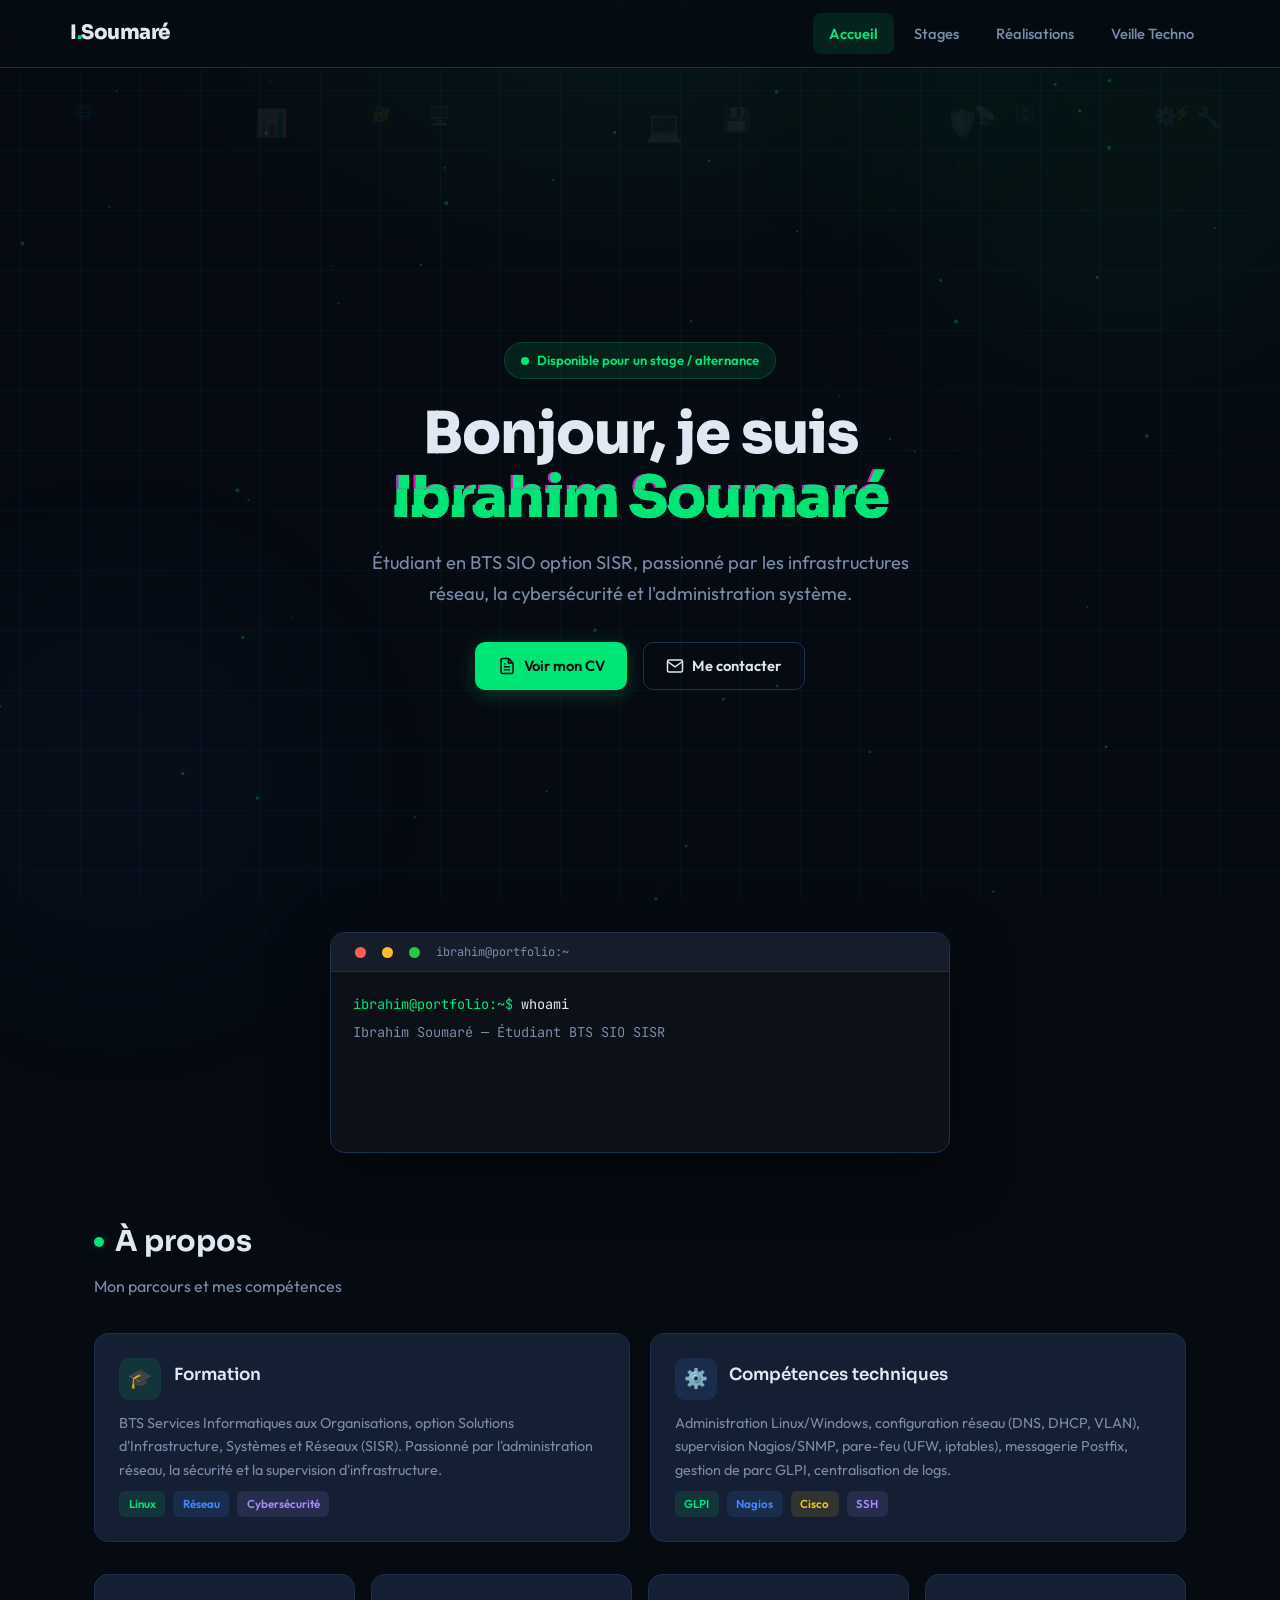
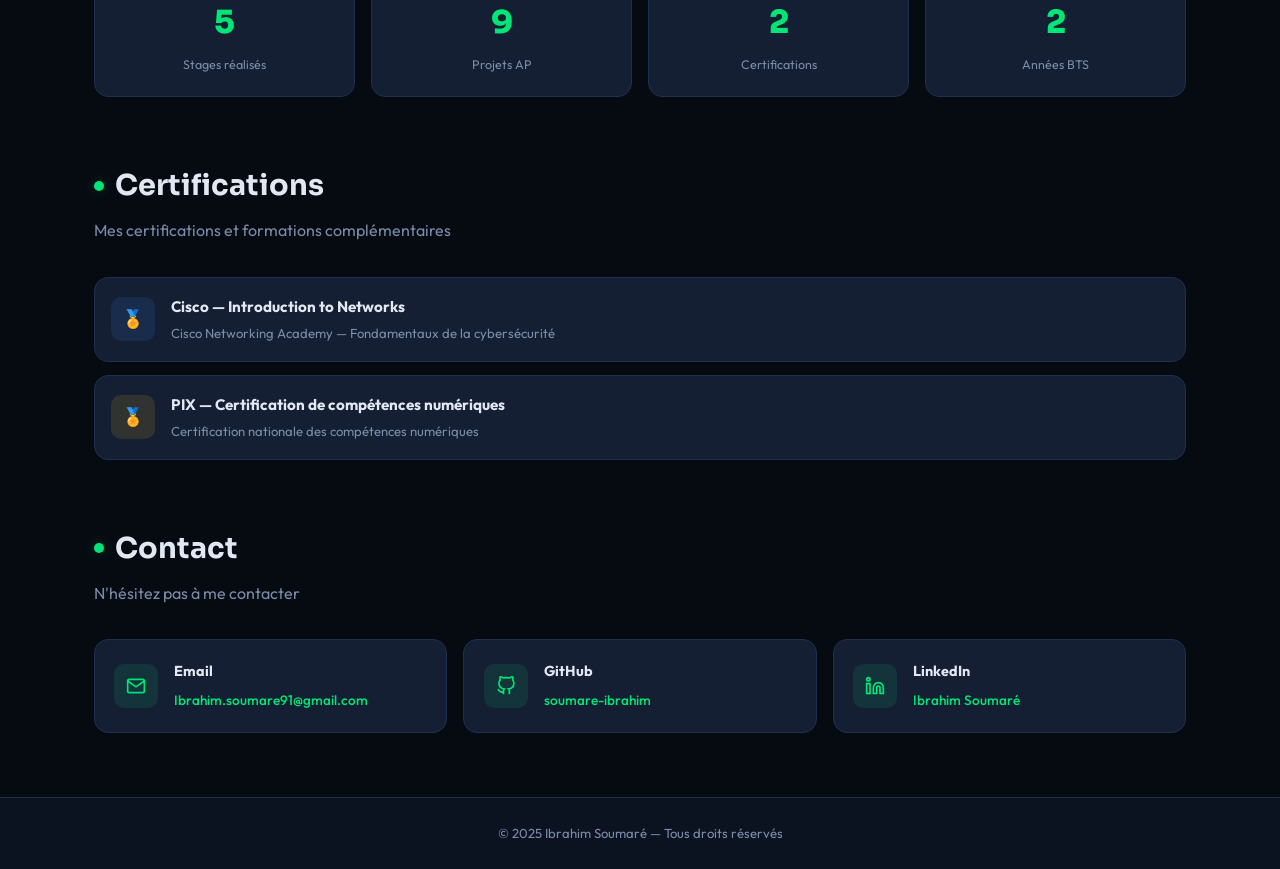
<file: index.html>
<!DOCTYPE html>
<html lang="fr">
<head>
  <meta charset="UTF-8">
  <meta name="viewport" content="width=device-width, initial-scale=1.0">
  <title>Ibrahim Soumaré — Portfolio BTS SIO SISR</title>
  <link rel="stylesheet" href="style.css">
  <style>
    /* ══════════ TERMINAL EFFECT ══════════ */
    .terminal{background:#0c1017;border:1px solid var(--border);border-radius:var(--radius);overflow:hidden;font-family:var(--font-m);font-size:.85rem;max-width:620px;margin:0 auto 2.5rem;box-shadow:0 20px 60px rgba(0,0,0,.5)}
    .terminal-bar{background:#161d2a;padding:.55rem 1rem;display:flex;align-items:center;gap:.5rem;border-bottom:1px solid var(--border)}
    .terminal-dot{width:11px;height:11px;border-radius:50%}
    .terminal-dot.r{background:#ff5f57}.terminal-dot.y{background:#ffbd2e}.terminal-dot.g{background:#28c840}
    .terminal-bar span{color:var(--text2);font-size:.75rem;margin-left:.5rem;font-family:var(--font-m)}
    .terminal-body{padding:1.2rem 1.4rem;line-height:2;min-height:180px}
    .terminal-line{opacity:0;animation:termFadeIn .4s forwards}
    .terminal-line .prompt{color:var(--accent)}
    .terminal-line .cmd{color:#e4e9f2}
    .terminal-line .flag{color:var(--blue)}
    .terminal-line .string{color:var(--gold)}
    .terminal-line .comment{color:#555e70;font-style:italic}
    .terminal-line .output{color:var(--text2)}
    @keyframes termFadeIn{to{opacity:1}}
    .cursor-blink{display:inline-block;width:8px;height:16px;background:var(--accent);margin-left:2px;animation:blink 1s step-end infinite;vertical-align:middle}
    @keyframes blink{50%{opacity:0}}

    /* ══════════ GLITCH EFFECT ══════════ */
    .glitch{position:relative;display:inline-block}
    .glitch::before,.glitch::after{content:attr(data-text);position:absolute;top:0;left:0;width:100%;height:100%;overflow:hidden}
    .glitch::before{left:2px;text-shadow:-2px 0 #ff00de;clip-path:inset(0 0 65% 0);animation:glitch-top 2.5s infinite linear alternate-reverse}
    .glitch::after{left:-2px;text-shadow:2px 0 #00e676;clip-path:inset(60% 0 0 0);animation:glitch-bot 3s infinite linear alternate-reverse}
    @keyframes glitch-top{0%{clip-path:inset(0 0 85% 0)}25%{clip-path:inset(0 0 65% 0)}50%{clip-path:inset(10% 0 70% 0)}75%{clip-path:inset(0 0 80% 0)}100%{clip-path:inset(5% 0 75% 0)}}
    @keyframes glitch-bot{0%{clip-path:inset(80% 0 0 0)}25%{clip-path:inset(70% 0 0 0)}50%{clip-path:inset(85% 0 0 0)}75%{clip-path:inset(65% 0 0 0)}100%{clip-path:inset(75% 0 0 0)}}

    /* ══════════ PARTICLES CANVAS ══════════ */
    #particles{position:fixed;inset:0;z-index:0;pointer-events:none}

    /* ══════════ SKILL BARS ══════════ */
    .skills-grid{display:grid;grid-template-columns:repeat(2,1fr);gap:.8rem}
    @media(max-width:600px){.skills-grid{grid-template-columns:1fr}}
    .skill-item{display:flex;align-items:center;gap:.8rem}
    .skill-name{font-size:.82rem;font-weight:600;width:110px;flex-shrink:0;color:var(--text2)}
    .skill-bar{flex:1;height:6px;background:var(--bg2);border-radius:3px;overflow:hidden;position:relative}
    .skill-fill{height:100%;border-radius:3px;width:0;transition:width 1.5s cubic-bezier(.22,1,.36,1)}
    .skill-fill.green{background:linear-gradient(90deg,var(--accent),var(--accent2))}
    .skill-fill.blue{background:linear-gradient(90deg,#448aff,#2962ff)}
    .skill-fill.purple{background:linear-gradient(90deg,#b388ff,#7c4dff)}
    .skill-fill.gold{background:linear-gradient(90deg,#ffd740,#ffc400)}
    .skill-fill.red{background:linear-gradient(90deg,#ff5252,#d50000)}
    .skill-pct{font-size:.72rem;font-family:var(--font-m);color:var(--text2);width:35px;text-align:right}

    /* ══════════ FLOATING ICONS ══════════ */
    .float-icons{position:absolute;inset:0;pointer-events:none;overflow:hidden;z-index:0}
    .float-icon{position:absolute;font-size:1.5rem;opacity:.06;animation:floatUp linear infinite}
    @keyframes floatUp{0%{transform:translateY(100vh) rotate(0deg);opacity:0}10%{opacity:.06}90%{opacity:.06}100%{transform:translateY(-100px) rotate(360deg);opacity:0}}

    /* ══════════ SCAN LINE ══════════ */
    .scan-line{position:fixed;top:0;left:0;right:0;height:2px;background:linear-gradient(90deg,transparent,var(--accent),transparent);opacity:.08;z-index:99;pointer-events:none;animation:scanDown 8s linear infinite}
    @keyframes scanDown{0%{top:0}100%{top:100vh}}

    /* ══════════ COUNTERS ══════════ */
    .stats-row{display:grid;grid-template-columns:repeat(4,1fr);gap:1rem;margin-top:2rem}
    @media(max-width:600px){.stats-row{grid-template-columns:repeat(2,1fr)}}
    .stat-box{text-align:center;padding:1.2rem;background:var(--surface);border:1px solid var(--border);border-radius:var(--radius)}
    .stat-box .stat-num{font-family:var(--font-h);font-size:2rem;font-weight:800;color:var(--accent);display:block}
    .stat-box .stat-label{font-size:.78rem;color:var(--text2);margin-top:.2rem}
  </style>
</head>
<body>

<!-- Effects -->
<canvas id="particles"></canvas>
<div class="bg-grid"></div>
<div class="orb orb-1"></div>
<div class="orb orb-2"></div>
<div class="scan-line"></div>

<!-- Navigation -->
<nav>
  <div class="nav-inner">
    <a href="index.html" class="logo">I<b>.</b>Soumaré</a>
    <button class="hamburger" onclick="document.querySelector('.nav-links').classList.toggle('open')" aria-label="Menu">
      <svg viewBox="0 0 24 24" fill="none" stroke="currentColor" stroke-width="2"><path d="M4 6h16M4 12h16M4 18h16"/></svg>
    </button>
    <ul class="nav-links">
      <li><a href="index.html" class="active">Accueil</a></li>
      <li><a href="experiences.html">Stages</a></li>
      <li><a href="realisations.html">Réalisations</a></li>
      <li><a href="veille.html">Veille Techno</a></li>
    </ul>
  </div>
</nav>

<div class="page">
  <!-- ═══════ HERO ═══════ -->
  <section class="hero" style="position:relative">
    <div class="float-icons" id="floatingIcons"></div>
    <div class="hero-inner fade-in" style="position:relative;z-index:1">
      <div class="hero-badge"><span class="pulse"></span> Disponible pour un stage / alternance</div>
      <h1>Bonjour, je suis<br><span class="accent glitch" data-text="Ibrahim Soumaré">Ibrahim Soumaré</span></h1>
      <p>Étudiant en BTS SIO option SISR, passionné par les infrastructures réseau, la cybersécurité et l'administration système.</p>
      <div class="hero-btns">
        <a href="doc/CV-SOUMARE.pdf" target="_blank" class="btn btn-primary">
          <svg width="18" height="18" viewBox="0 0 24 24" fill="none" stroke="currentColor" stroke-width="2"><path d="M14 2H6a2 2 0 0 0-2 2v16a2 2 0 0 0 2 2h12a2 2 0 0 0 2-2V8z"/><polyline points="14 2 14 8 20 8"/><line x1="16" y1="13" x2="8" y2="13"/><line x1="16" y1="17" x2="8" y2="17"/><polyline points="10 9 9 9 8 9"/></svg>
          Voir mon CV
        </a>
        <a href="#contact" class="btn btn-outline">
          <svg width="18" height="18" viewBox="0 0 24 24" fill="none" stroke="currentColor" stroke-width="2"><path d="M4 4h16c1.1 0 2 .9 2 2v12c0 1.1-.9 2-2 2H4c-1.1 0-2-.9-2-2V6c0-1.1.9-2 2-2z"/><polyline points="22,6 12,13 2,6"/></svg>
          Me contacter
        </a>
      </div>
    </div>
  </section>

  <div class="container">

    <!-- ═══════ TERMINAL ═══════ -->
    <section class="section fade-in">
      <div class="terminal" id="terminal">
        <div class="terminal-bar">
          <span class="terminal-dot r"></span>
          <span class="terminal-dot y"></span>
          <span class="terminal-dot g"></span>
          <span>ibrahim@portfolio:~</span>
        </div>
        <div class="terminal-body" id="terminalBody"></div>
      </div>
    </section>

    <!-- ═══════ PRÉSENTATION ═══════ -->
    <section class="section fade-in">
      <h2 class="section-title"><span class="dot"></span> À propos</h2>
      <p class="section-sub">Mon parcours et mes compétences</p>
      <div class="grid-2">
        <div class="card">
          <div class="card-header">
            <div class="card-icon icon-green">🎓</div>
            <h3>Formation</h3>
          </div>
          <p>BTS Services Informatiques aux Organisations, option Solutions d'Infrastructure, Systèmes et Réseaux (SISR). Passionné par l'administration réseau, la sécurité et la supervision d'infrastructure.</p>
          <div>
            <span class="tag tag-green">Linux</span>
            <span class="tag tag-blue">Réseau</span>
            <span class="tag tag-purple">Cybersécurité</span>
          </div>
        </div>
        <div class="card">
          <div class="card-header">
            <div class="card-icon icon-blue">⚙️</div>
            <h3>Compétences techniques</h3>
          </div>
          <p>Administration Linux/Windows, configuration réseau (DNS, DHCP, VLAN), supervision Nagios/SNMP, pare-feu (UFW, iptables), messagerie Postfix, gestion de parc GLPI, centralisation de logs.</p>
          <div>
            <span class="tag tag-green">GLPI</span>
            <span class="tag tag-blue">Nagios</span>
            <span class="tag tag-gold">Cisco</span>
            <span class="tag tag-purple">SSH</span>
          </div>
        </div>
      </div>



      <!-- STATS COUNTERS -->
      <div class="stats-row fade-in">
        <div class="stat-box">
          <span class="stat-num" data-target="5">0</span>
          <span class="stat-label">Stages réalisés</span>
        </div>
        <div class="stat-box">
          <span class="stat-num" data-target="17">0</span>
          <span class="stat-label">Projets AP</span>
        </div>
        <div class="stat-box">
          <span class="stat-num" data-target="2">0</span>
          <span class="stat-label">Certifications</span>
        </div>
        <div class="stat-box">
          <span class="stat-num" data-target="2">0</span>
          <span class="stat-label">Années BTS</span>
        </div>
      </div>
    </section>

    <!-- ═══════ CERTIFICATIONS ═══════ -->
    <section class="section fade-in">
      <h2 class="section-title"><span class="dot"></span> Certifications</h2>
      <p class="section-sub">Mes certifications et formations complémentaires</p>

      <div class="certif-item">
        <div class="certif-icon icon-blue">🏅</div>
        <div class="certif-info">
          <h4>Cisco — Introduction to Networks</h4>
          <p>Cisco Networking Academy — Fondamentaux de la cybersécurité</p>
        </div>
      </div>
      <div class="certif-item">
        <div class="certif-icon icon-gold">🏅</div>
        <div class="certif-info">
          <h4>PIX — Certification de compétences numériques</h4>
          <p>Certification nationale des compétences numériques</p>
        </div>
      </div>
    </section>

    <!-- ═══════ CONTACT ═══════ -->
    <section class="section fade-in" id="contact">
      <h2 class="section-title"><span class="dot"></span> Contact</h2>
      <p class="section-sub">N'hésitez pas à me contacter</p>

      <div class="contact-grid">
        <div class="contact-card">
          <div class="c-icon">
            <svg viewBox="0 0 24 24" fill="none" stroke="currentColor" stroke-width="2"><path d="M4 4h16c1.1 0 2 .9 2 2v12c0 1.1-.9 2-2 2H4c-1.1 0-2-.9-2-2V6c0-1.1.9-2 2-2z"/><polyline points="22,6 12,13 2,6"/></svg>
          </div>
          <div>
            <h4>Email</h4>
            <a href="mailto:Ibrahim.soumare91@gmail.com">Ibrahim.soumare91@gmail.com</a>
          </div>
        </div>
        <div class="contact-card">
          <div class="c-icon">
            <svg viewBox="0 0 24 24" fill="none" stroke="currentColor" stroke-width="2"><path d="M9 19c-5 1.5-5-2.5-7-3m14 6v-3.87a3.37 3.37 0 0 0-.94-2.61c3.14-.35 6.44-1.54 6.44-7A5.44 5.44 0 0 0 20 4.77 5.07 5.07 0 0 0 19.91 1S18.73.65 16 2.48a13.38 13.38 0 0 0-7 0C6.27.65 5.09 1 5.09 1A5.07 5.07 0 0 0 5 4.77a5.44 5.44 0 0 0-1.5 3.78c0 5.42 3.3 6.61 6.44 7A3.37 3.37 0 0 0 9 18.13V22"/></svg>
          </div>
          <div>
            <h4>GitHub</h4>
            <a href="https://github.com/soumare-ibrahim" target="_blank">soumare-ibrahim</a>
          </div>
        </div>
        <div class="contact-card">
          <div class="c-icon">
            <svg viewBox="0 0 24 24" fill="none" stroke="currentColor" stroke-width="2"><path d="M16 8a6 6 0 0 1 6 6v7h-4v-7a2 2 0 0 0-2-2 2 2 0 0 0-2 2v7h-4v-7a6 6 0 0 1 6-6z"/><rect x="2" y="9" width="4" height="12"/><circle cx="4" cy="4" r="2"/></svg>
          </div>
          <div>
            <h4>LinkedIn</h4>
            <a href="https://linkedin.com/in/ibrahim-soumare-5576b22a2" target="_blank">Ibrahim Soumaré</a>
          </div>
        </div>
      </div>
    </section>

  </div>
</div>

<footer>
  <p>© 2025 Ibrahim Soumaré — Tous droits réservés</p>
</footer>

<script src="script.js"></script>
<script>
// ══════════════════════════════════════════
// TERMINAL TYPING EFFECT
// ══════════════════════════════════════════
(function(){
  const lines = [
    {type:'cmd', prompt:'ibrahim@portfolio:~$', text:' whoami'},
    {type:'output', text:'Ibrahim Soumaré — Étudiant BTS SIO SISR'},
    {type:'cmd', prompt:'ibrahim@portfolio:~$', text:' cat competences.txt'},
    {type:'output', text:'Linux, Réseau, Nagios, GLPI, SSH, Pare-feu, DNS...'},
    {type:'cmd', prompt:'ibrahim@portfolio:~$', text:' ls ./projets/'},
    {type:'output', text:'TP_DNS/  TP_SSH/  GLPI_Postfix/  Nagios/  OMV/  UFW/  Rsyslog/'},
    {type:'cmd', prompt:'ibrahim@portfolio:~$', text:' echo "Bienvenue sur mon portfolio !"'},
    {type:'output', text:'Bienvenue sur mon portfolio !'},
  ];

  const body = document.getElementById('terminalBody');
  if(!body) return;
  let i=0;

  function addLine(){
    if(i >= lines.length){ addCursor(); return; }
    const l = lines[i];
    const div = document.createElement('div');
    div.className = 'terminal-line';
    div.style.animationDelay = (i * 0.15) + 's';

    if(l.type === 'cmd'){
      div.innerHTML = '<span class="prompt">' + l.prompt + '</span><span class="cmd">' + l.text + '</span>';
    } else {
      div.innerHTML = '<span class="output">' + l.text + '</span>';
    }
    body.appendChild(div);
    i++;
    setTimeout(addLine, 350);
  }

  function addCursor(){
    const div = document.createElement('div');
    div.className = 'terminal-line';
    div.style.animationDelay = '0s';
    div.innerHTML = '<span class="prompt">ibrahim@portfolio:~$</span> <span class="cursor-blink"></span>';
    body.appendChild(div);
  }

  // Start when terminal is visible
  const obs = new IntersectionObserver((entries)=>{
    entries.forEach(e => {
      if(e.isIntersecting){ addLine(); obs.unobserve(e.target); }
    });
  }, {threshold:0.3});
  const term = document.getElementById('terminal');
  if(term) obs.observe(term);
})();

// ══════════════════════════════════════════
// PARTICLE BACKGROUND
// ══════════════════════════════════════════
(function(){
  const canvas = document.getElementById('particles');
  if(!canvas) return;
  const ctx = canvas.getContext('2d');
  let w, h, particles = [];

  function resize(){ w = canvas.width = window.innerWidth; h = canvas.height = window.innerHeight; }
  resize();
  window.addEventListener('resize', resize);

  for(let i=0; i<60; i++){
    particles.push({
      x: Math.random()*w, y: Math.random()*h,
      vx: (Math.random()-.5)*.3, vy: (Math.random()-.5)*.3,
      r: Math.random()*1.5+.5
    });
  }

  function draw(){
    ctx.clearRect(0,0,w,h);
    particles.forEach((p,i)=>{
      p.x += p.vx; p.y += p.vy;
      if(p.x<0) p.x=w; if(p.x>w) p.x=0;
      if(p.y<0) p.y=h; if(p.y>h) p.y=0;

      ctx.beginPath();
      ctx.arc(p.x,p.y,p.r,0,Math.PI*2);
      ctx.fillStyle='rgba(0,230,118,0.25)';
      ctx.fill();

      // Connect nearby particles
      for(let j=i+1;j<particles.length;j++){
        const dx=p.x-particles[j].x, dy=p.y-particles[j].y;
        const dist=Math.sqrt(dx*dx+dy*dy);
        if(dist<120){
          ctx.beginPath();
          ctx.moveTo(p.x,p.y);
          ctx.lineTo(particles[j].x,particles[j].y);
          ctx.strokeStyle='rgba(0,230,118,'+(0.08*(1-dist/120))+')';
          ctx.lineWidth=.5;
          ctx.stroke();
        }
      }
    });
    requestAnimationFrame(draw);
  }
  draw();
})();

// ══════════════════════════════════════════
// SKILL BARS ANIMATION
// ══════════════════════════════════════════
(function(){
  const obs = new IntersectionObserver((entries)=>{
    entries.forEach(e => {
      if(e.isIntersecting){
        e.target.querySelectorAll('.skill-fill').forEach(bar=>{
          bar.style.width = bar.dataset.width + '%';
        });
        obs.unobserve(e.target);
      }
    });
  },{threshold:0.3});
  const sb = document.getElementById('skillBars');
  if(sb) obs.observe(sb);
})();

// ══════════════════════════════════════════
// COUNTER ANIMATION
// ══════════════════════════════════════════
(function(){
  const obs = new IntersectionObserver((entries)=>{
    entries.forEach(e => {
      if(e.isIntersecting){
        e.target.querySelectorAll('.stat-num').forEach(num=>{
          const target = +num.dataset.target;
          let current = 0;
          const step = Math.ceil(target / 30);
          const timer = setInterval(()=>{
            current += step;
            if(current >= target){ current = target; clearInterval(timer); }
            num.textContent = current;
          }, 60);
        });
        obs.unobserve(e.target);
      }
    });
  },{threshold:0.5});
  document.querySelectorAll('.stats-row').forEach(r=>obs.observe(r));
})();

// ══════════════════════════════════════════
// FLOATING TECH ICONS
// ══════════════════════════════════════════
(function(){
  const container = document.getElementById('floatingIcons');
  if(!container) return;
  const icons = ['⚡','🖥️','🔐','🌐','💾','📡','🛡️','⚙️','📊','🔧','💻','🗄️'];
  icons.forEach((icon,i) => {
    const el = document.createElement('span');
    el.className = 'float-icon';
    el.textContent = icon;
    el.style.left = Math.random()*100 + '%';
    el.style.animationDuration = (15 + Math.random()*20) + 's';
    el.style.animationDelay = (Math.random()*10) + 's';
    el.style.fontSize = (.8 + Math.random()*1.2) + 'rem';
    container.appendChild(el);
  });
})();
</script>
</body>
</html>
</file>
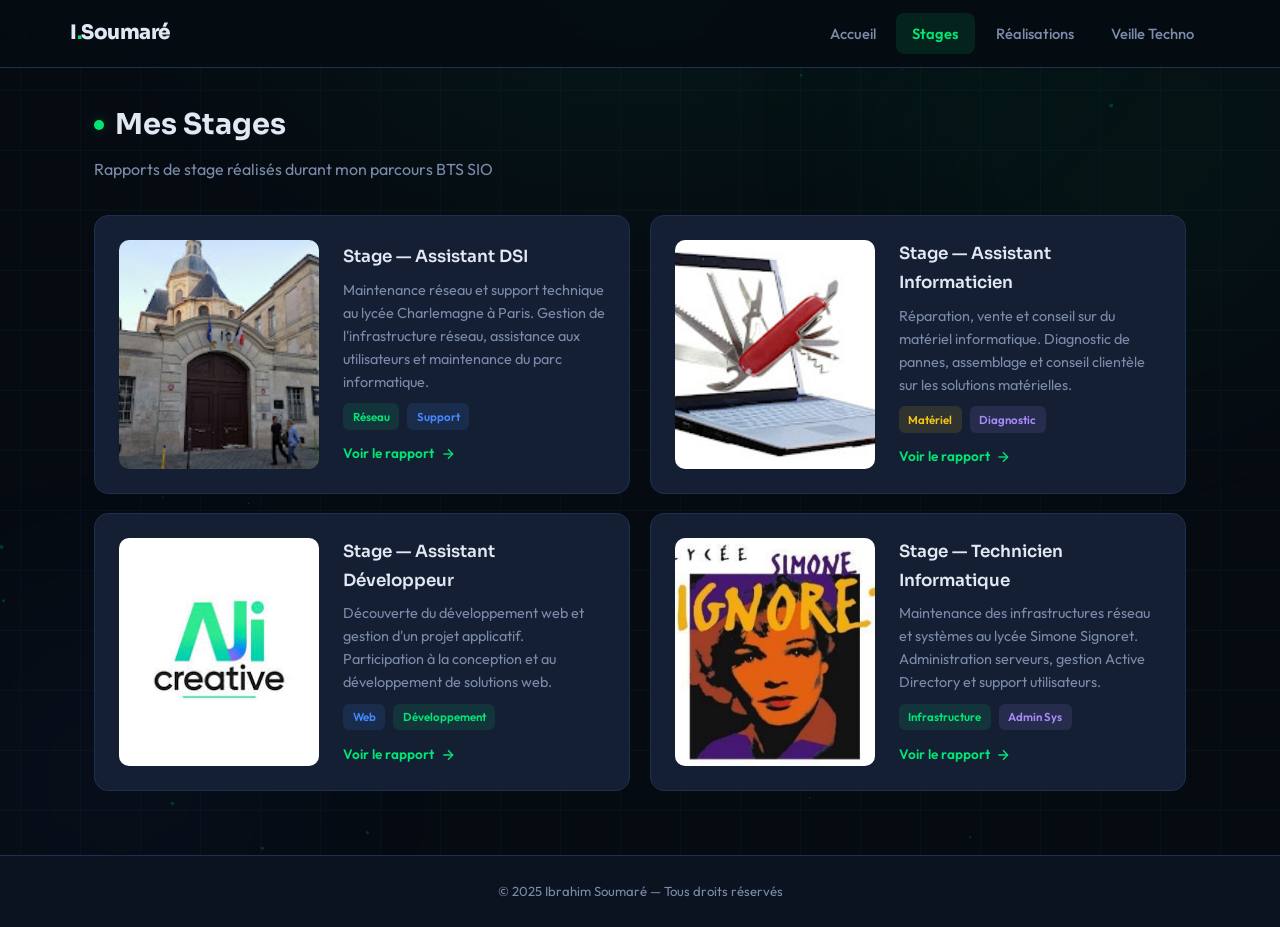
<file: experiences.html>
<!DOCTYPE html>
<html lang="fr">
<head>
  <meta charset="UTF-8">
  <meta name="viewport" content="width=device-width, initial-scale=1.0">
  <title>Stages — Ibrahim Soumaré</title>
  <link rel="stylesheet" href="style.css">
</head>
<body>

<canvas id="particles" style="position:fixed;inset:0;z-index:0;pointer-events:none"></canvas>
<div class="bg-grid"></div>
<div class="scan-line" style="position:fixed;top:0;left:0;right:0;height:2px;background:linear-gradient(90deg,transparent,var(--accent),transparent);opacity:.08;z-index:99;pointer-events:none;animation:scanDown 8s linear infinite"></div>
<style>@keyframes scanDown{0%{top:0}100%{top:100vh}}</style>
<div class="orb orb-1"></div>
<div class="orb orb-2"></div>

<nav>
  <div class="nav-inner">
    <a href="index.html" class="logo">I<b>.</b>Soumaré</a>
    <button class="hamburger" onclick="document.querySelector('.nav-links').classList.toggle('open')" aria-label="Menu">
      <svg viewBox="0 0 24 24" fill="none" stroke="currentColor" stroke-width="2"><path d="M4 6h16M4 12h16M4 18h16"/></svg>
    </button>
    <ul class="nav-links">
      <li><a href="index.html">Accueil</a></li>
      <li><a href="experiences.html" class="active">Stages</a></li>
      <li><a href="realisations.html">Réalisations</a></li>
      <li><a href="veille.html">Veille Techno</a></li>
    </ul>
  </div>
</nav>

<div class="page">
  <div class="container">

    <section class="section fade-in">
      <h2 class="section-title"><span class="dot"></span> Mes Stages</h2>
      <p class="section-sub">Rapports de stage réalisés durant mon parcours BTS SIO</p>

      <div class="grid-2">

        <div class="card stage-card fade-in">
          <img src="img/stage1.jpeg" alt="Stage DSI" class="stage-img">
          <div class="stage-body">
            <h3>Stage — Assistant DSI</h3>
            <p>Maintenance réseau et support technique au lycée Charlemagne à Paris. Gestion de l'infrastructure réseau, assistance aux utilisateurs et maintenance du parc informatique.</p>
            <div>
              <span class="tag tag-green">Réseau</span>
              <span class="tag tag-blue">Support</span>
            </div>
            <a href="doc/Rapport-Charlemagne.pdf" target="_blank" class="card-link">
              Voir le rapport <svg viewBox="0 0 24 24" fill="none" stroke="currentColor" stroke-width="2"><path d="M5 12h14"/><path d="M12 5l7 7-7 7"/></svg>
            </a>
          </div>
        </div>

        <div class="card stage-card fade-in">
          <img src="img/stage2.jpeg" alt="Stage informaticien" class="stage-img">
          <div class="stage-body">
            <h3>Stage — Assistant Informaticien</h3>
            <p>Réparation, vente et conseil sur du matériel informatique. Diagnostic de pannes, assemblage et conseil clientèle sur les solutions matérielles.</p>
            <div>
              <span class="tag tag-gold">Matériel</span>
              <span class="tag tag-purple">Diagnostic</span>
            </div>
            <a href="doc/Structure rapport de stage 2021 (Récupération automatique).pdf" target="_blank" class="card-link">
              Voir le rapport <svg viewBox="0 0 24 24" fill="none" stroke="currentColor" stroke-width="2"><path d="M5 12h14"/><path d="M12 5l7 7-7 7"/></svg>
            </a>
          </div>
        </div>

        <div class="card stage-card fade-in">
          <img src="img/stage3.jpeg" alt="Stage développeur" class="stage-img">
          <div class="stage-body">
            <h3>Stage — Assistant Développeur</h3>
            <p>Découverte du développement web et gestion d'un projet applicatif. Participation à la conception et au développement de solutions web.</p>
            <div>
              <span class="tag tag-blue">Web</span>
              <span class="tag tag-green">Développement</span>
            </div>
            <a href="doc/rapport de stage ibrahim.pdf" target="_blank" class="card-link">
              Voir le rapport <svg viewBox="0 0 24 24" fill="none" stroke="currentColor" stroke-width="2"><path d="M5 12h14"/><path d="M12 5l7 7-7 7"/></svg>
            </a>
          </div>
        </div>

        <div class="card stage-card fade-in">
          <img src="img/stage4.png" alt="Stage technicien" class="stage-img">
          <div class="stage-body">
            <h3>Stage — Technicien Informatique</h3>
            <p>Maintenance des infrastructures réseau et systèmes au lycée Simone Signoret. Administration serveurs, gestion Active Directory et support utilisateurs.</p>
            <div>
              <span class="tag tag-green">Infrastructure</span>
              <span class="tag tag-purple">Admin Sys</span>
            </div>
            <a href="doc/Rapport-Signoret.pdf" target="_blank" class="card-link">
              Voir le rapport <svg viewBox="0 0 24 24" fill="none" stroke="currentColor" stroke-width="2"><path d="M5 12h14"/><path d="M12 5l7 7-7 7"/></svg>
            </a>
          </div>
        </div>

      </div>
    </section>

  </div>
</div>

<footer>
  <p>© 2025 Ibrahim Soumaré — Tous droits réservés</p>
</footer>

<script src="script.js"></script>
<script src="particles.js"></script>
</body>
</html>
</file>
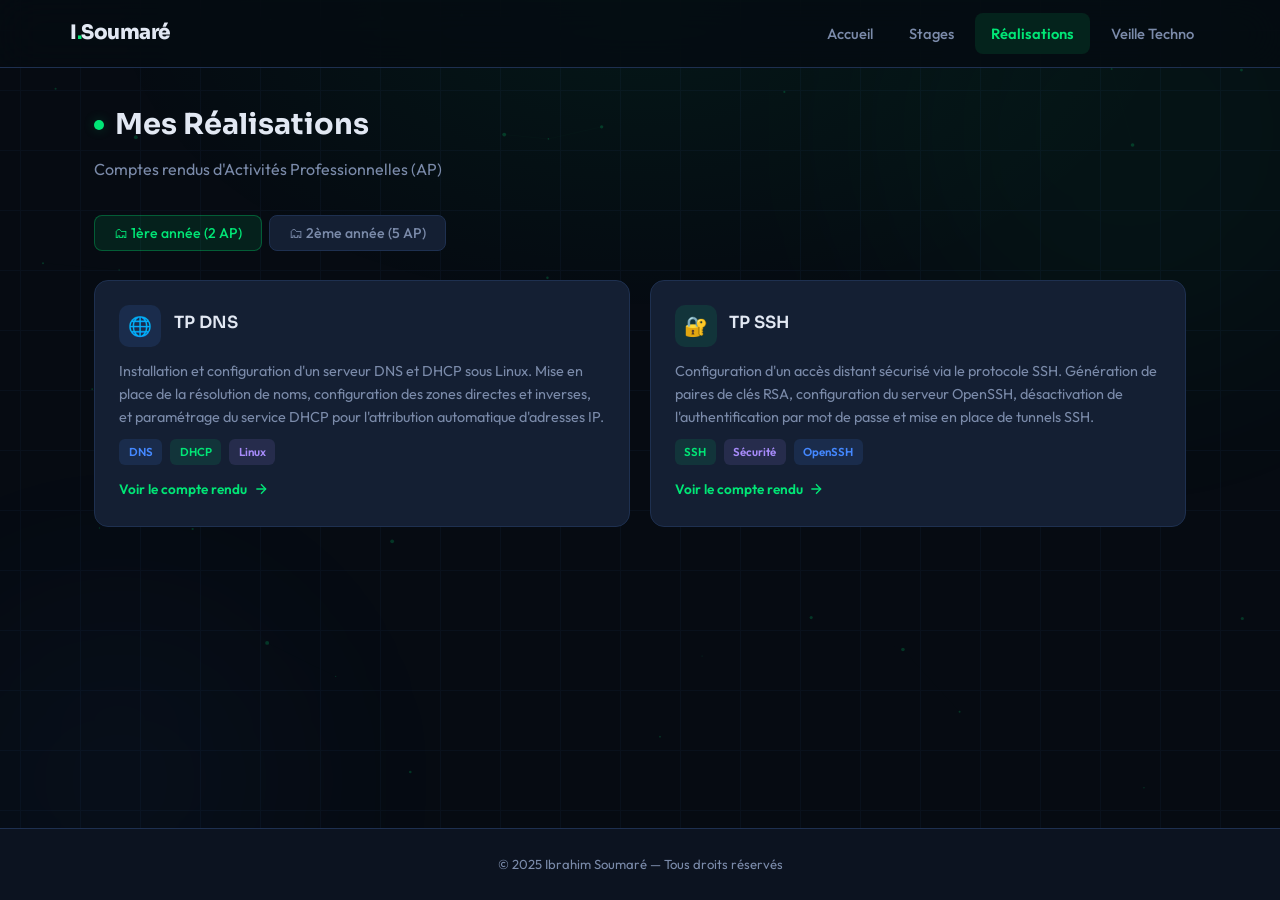
<file: realisations.html>
<!DOCTYPE html>
<html lang="fr">
<head>
  <meta charset="UTF-8">
  <meta name="viewport" content="width=device-width, initial-scale=1.0">
  <title>Réalisations — Ibrahim Soumaré</title>
  <link rel="stylesheet" href="style.css">
</head>
<body>

<canvas id="particles" style="position:fixed;inset:0;z-index:0;pointer-events:none"></canvas>
<div class="bg-grid"></div>
<div class="scan-line" style="position:fixed;top:0;left:0;right:0;height:2px;background:linear-gradient(90deg,transparent,var(--accent),transparent);opacity:.08;z-index:99;pointer-events:none;animation:scanDown 8s linear infinite"></div>
<style>@keyframes scanDown{0%{top:0}100%{top:100vh}}</style>
<div class="orb orb-1"></div>
<div class="orb orb-2"></div>

<nav>
  <div class="nav-inner">
    <a href="index.html" class="logo">I<b>.</b>Soumaré</a>
    <button class="hamburger" onclick="document.querySelector('.nav-links').classList.toggle('open')" aria-label="Menu">
      <svg viewBox="0 0 24 24" fill="none" stroke="currentColor" stroke-width="2"><path d="M4 6h16M4 12h16M4 18h16"/></svg>
    </button>
    <ul class="nav-links">
      <li><a href="index.html">Accueil</a></li>
      <li><a href="experiences.html">Stages</a></li>
      <li><a href="realisations.html" class="active">Réalisations</a></li>
      <li><a href="veille.html">Veille Techno</a></li>
    </ul>
  </div>
</nav>

<div class="page">
  <div class="container">

    <section class="section fade-in">
      <h2 class="section-title"><span class="dot"></span> Mes Réalisations</h2>
      <p class="section-sub">Comptes rendus d'Activités Professionnelles (AP)</p>

      <!-- Tabs -->
      <div class="tabs">
        <button class="tab-btn active" data-tab="annee1">🗂 1ère année (2 AP)</button>
        <button class="tab-btn" data-tab="annee2">🗂 2ème année (5 AP)</button>
      </div>

      <!-- ═══════ 1ère ANNÉE ═══════ -->
      <div class="tab-panel active" id="annee1">
        <div class="grid-2">

          <!-- TP DNS -->
          <div class="card">
            <div class="card-header">
              <div class="card-icon icon-blue">🌐</div>
              <h3>TP DNS</h3>
            </div>
            <p>Installation et configuration d'un serveur DNS et DHCP sous Linux. Mise en place de la résolution de noms, configuration des zones directes et inverses, et paramétrage du service DHCP pour l'attribution automatique d'adresses IP.</p>
            <div>
              <span class="tag tag-blue">DNS</span>
              <span class="tag tag-green">DHCP</span>
              <span class="tag tag-purple">Linux</span>
            </div>
            <a href="doc/TP - Serveurs DHCP et DNS sous Linux - Partie 2.pdf" target="_blank" class="card-link">
              Voir le compte rendu <svg viewBox="0 0 24 24" fill="none" stroke="currentColor" stroke-width="2"><path d="M5 12h14"/><path d="M12 5l7 7-7 7"/></svg>
            </a>
          </div>

          <!-- TP SSH -->
          <div class="card">
            <div class="card-header">
              <div class="card-icon icon-green">🔐</div>
              <h3>TP SSH</h3>
            </div>
            <p>Configuration d'un accès distant sécurisé via le protocole SSH. Génération de paires de clés RSA, configuration du serveur OpenSSH, désactivation de l'authentification par mot de passe et mise en place de tunnels SSH.</p>
            <div>
              <span class="tag tag-green">SSH</span>
              <span class="tag tag-purple">Sécurité</span>
              <span class="tag tag-blue">OpenSSH</span>
            </div>
            <a href="doc/TP_SIO1_SSH.pdf" target="_blank" class="card-link">
              Voir le compte rendu <svg viewBox="0 0 24 24" fill="none" stroke="currentColor" stroke-width="2"><path d="M5 12h14"/><path d="M12 5l7 7-7 7"/></svg>
            </a>
          </div>

        </div>
      </div>

      <!-- ═══════ 2ème ANNÉE ═══════ -->
      <div class="tab-panel" id="annee2">
        <div class="grid-2">

          <!-- TP GLPI – Postfix -->
          <div class="card">
            <div class="card-header">
              <div class="card-icon icon-gold">📋</div>
              <h3>TP GLPI – Postfix</h3>
            </div>
            <p>Déploiement de GLPI pour la gestion de parc informatique et du helpdesk, couplé à un serveur de messagerie Postfix pour l'envoi automatique de notifications par e-mail lors de la création et du suivi des tickets d'incidents.</p>
            <div>
              <span class="tag tag-gold">GLPI</span>
              <span class="tag tag-blue">Postfix</span>
              <span class="tag tag-green">Helpdesk</span>
            </div>
            <a href="doc/AP4_GLPI_POSTFIX.pdf" target="_blank" class="card-link">
              Voir le compte rendu <svg viewBox="0 0 24 24" fill="none" stroke="currentColor" stroke-width="2"><path d="M5 12h14"/><path d="M12 5l7 7-7 7"/></svg>
            </a>
          </div>

          <!-- TP RADIUS – RANCID -->
          <div class="card">
            <div class="card-header">
              <div class="card-icon icon-red">🔐</div>
              <h3>TP RADIUS – RANCID</h3>
            </div>
            <p>Mise en place d'un serveur RADIUS (FreeRADIUS) pour l'authentification 802.1X par adresse MAC sur switches HP et Cisco, avec affectation dynamique de VLAN. Sauvegarde automatisée des configurations réseau avec RANCID et Gitweb.</p>
            <div>
              <span class="tag tag-red">RADIUS</span>
              <span class="tag tag-blue">802.1X</span>
              <span class="tag tag-green">RANCID</span>
            </div>
            <a href="doc/Ap10_OUCHEIKH_SOUMARE.pdf" target="_blank" class="card-link">
              Voir le compte rendu <svg viewBox="0 0 24 24" fill="none" stroke="currentColor" stroke-width="2"><path d="M5 12h14"/><path d="M12 5l7 7-7 7"/></svg>
            </a>
          </div>

          <!-- TP OMV – RANCID -->
          <div class="card">
            <div class="card-header">
              <div class="card-icon icon-purple">💾</div>
              <h3>TP OMV – RANCID</h3>
            </div>
            <p>Installation d'OpenMediaVault (OMV) pour le déploiement d'un serveur NAS et configuration de RANCID pour la sauvegarde automatique des configurations des équipements réseau (switchs, routeurs) avec suivi des modifications via versionnage.</p>
            <div>
              <span class="tag tag-purple">OMV</span>
              <span class="tag tag-gold">RANCID</span>
              <span class="tag tag-blue">NAS</span>
            </div>
            <a href="doc/AP5 OMV .pdf" target="_blank" class="card-link">
              Voir le compte rendu <svg viewBox="0 0 24 24" fill="none" stroke="currentColor" stroke-width="2"><path d="M5 12h14"/><path d="M12 5l7 7-7 7"/></svg>
            </a>
          </div>

          <!-- TP Sudo – UFW -->
          <div class="card">
            <div class="card-header">
              <div class="card-icon icon-green">🛡️</div>
              <h3>TP Sudo – UFW</h3>
            </div>
            <p>Sécurisation d'un serveur Linux par la configuration fine des droits d'élévation de privilèges avec sudo (fichier sudoers) et mise en place du pare-feu UFW pour filtrer le trafic entrant et sortant selon des règles adaptées aux services.</p>
            <div>
              <span class="tag tag-green">Sudo</span>
              <span class="tag tag-red">UFW</span>
              <span class="tag tag-purple">Sécurité</span>
            </div>
            <a href="doc/AP15 SUDO.pdf" target="_blank" class="card-link">
              Voir le compte rendu <svg viewBox="0 0 24 24" fill="none" stroke="currentColor" stroke-width="2"><path d="M5 12h14"/><path d="M12 5l7 7-7 7"/></svg>
            </a>
          </div>

          <!-- TP LogAnalyzer – Rsyslog -->
          <div class="card">
            <div class="card-header">
              <div class="card-icon icon-blue">📝</div>
              <h3>TP LogAnalyzer – Rsyslog</h3>
            </div>
            <p>Centralisation des journaux système avec Rsyslog pour collecter les logs de plusieurs machines sur un serveur dédié, et déploiement de LogAnalyzer comme interface web de consultation et d'analyse des événements en temps réel.</p>
            <div>
              <span class="tag tag-blue">Rsyslog</span>
              <span class="tag tag-gold">LogAnalyzer</span>
              <span class="tag tag-green">Logs</span>
            </div>
            <a href="doc/AP7 Loganalyzer.pdf" target="_blank" class="card-link">
              Voir le compte rendu <svg viewBox="0 0 24 24" fill="none" stroke="currentColor" stroke-width="2"><path d="M5 12h14"/><path d="M12 5l7 7-7 7"/></svg>
            </a>
          </div>

        </div>
      </div>

    </section>

  </div>
</div>

<footer>
  <p>© 2025 Ibrahim Soumaré — Tous droits réservés</p>
</footer>

<script src="script.js"></script>
<script src="particles.js"></script>
<script>
// Tab system
document.querySelectorAll('.tab-btn').forEach(btn => {
  btn.addEventListener('click', () => {
    document.querySelectorAll('.tab-btn').forEach(b => b.classList.remove('active'));
    document.querySelectorAll('.tab-panel').forEach(p => p.classList.remove('active'));
    btn.classList.add('active');
    document.getElementById(btn.dataset.tab).classList.add('active');
  });
});
</script>
</body>
</html>
</file>
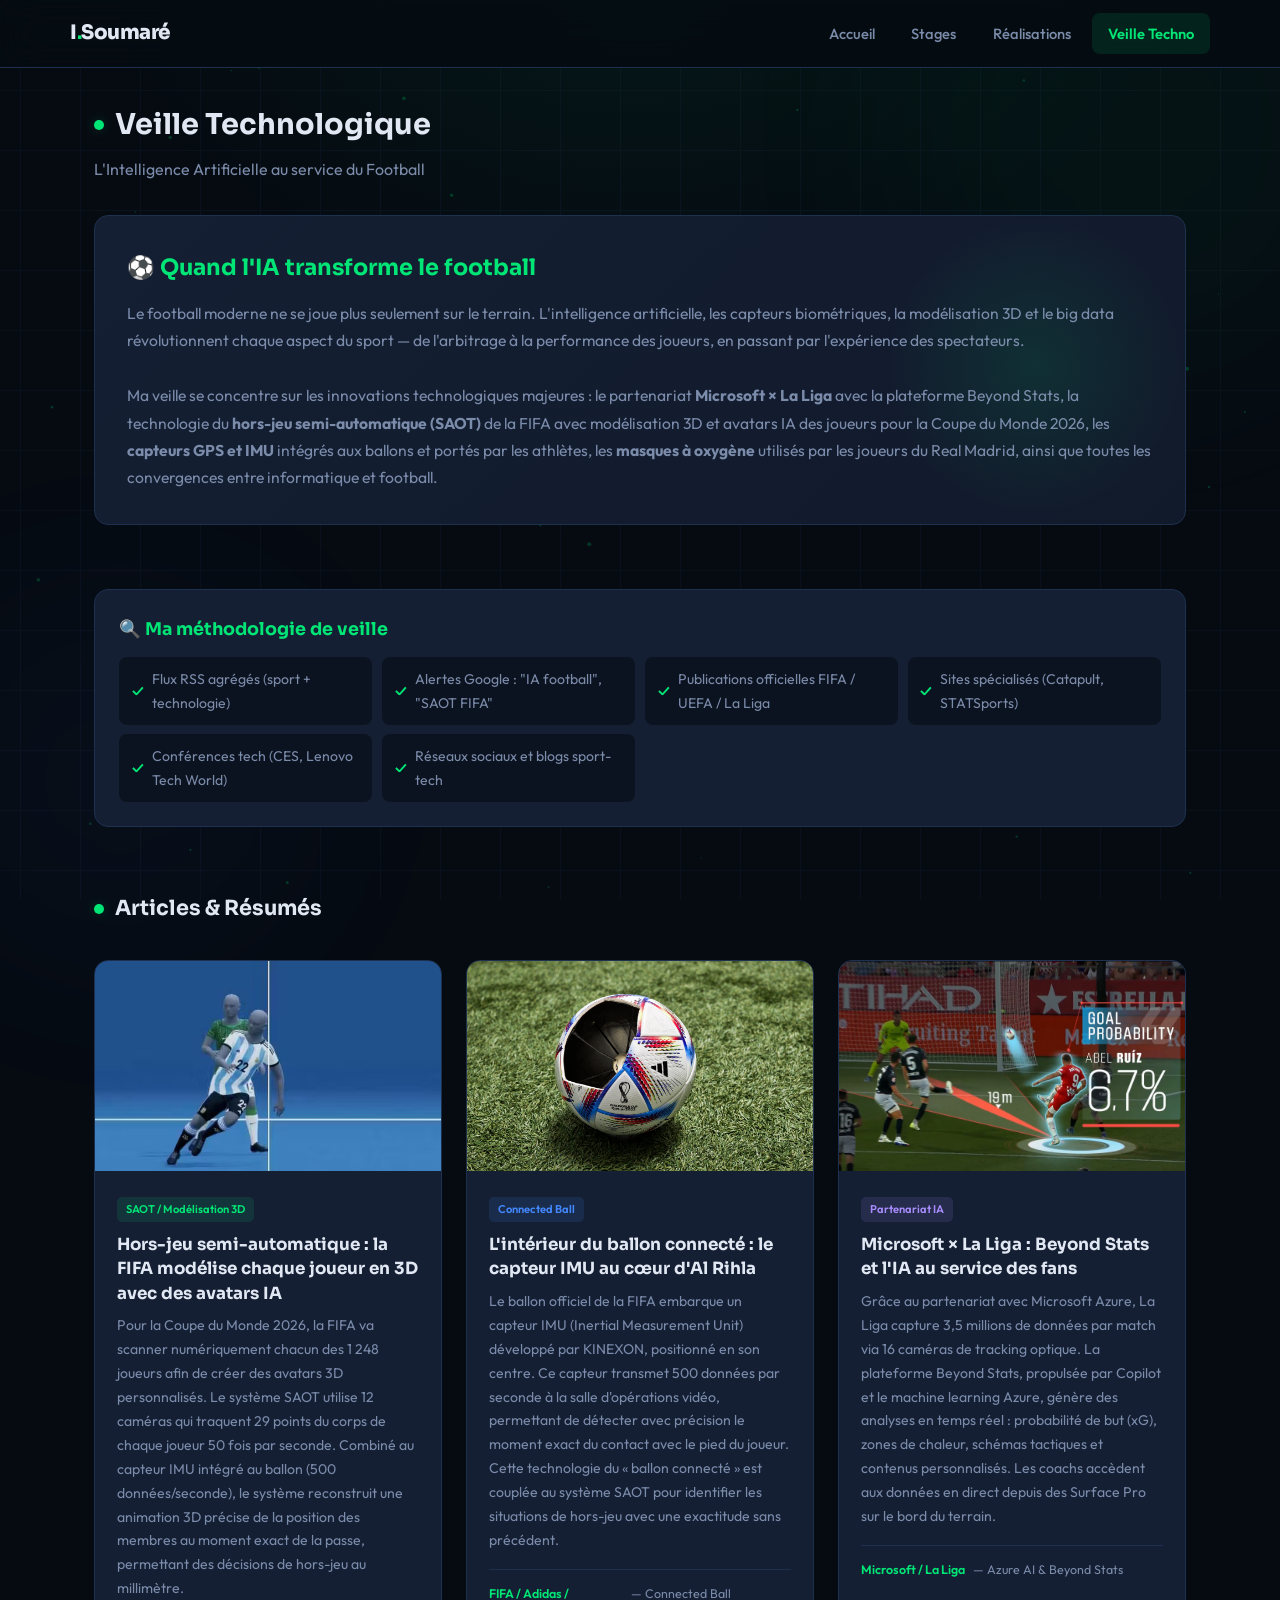
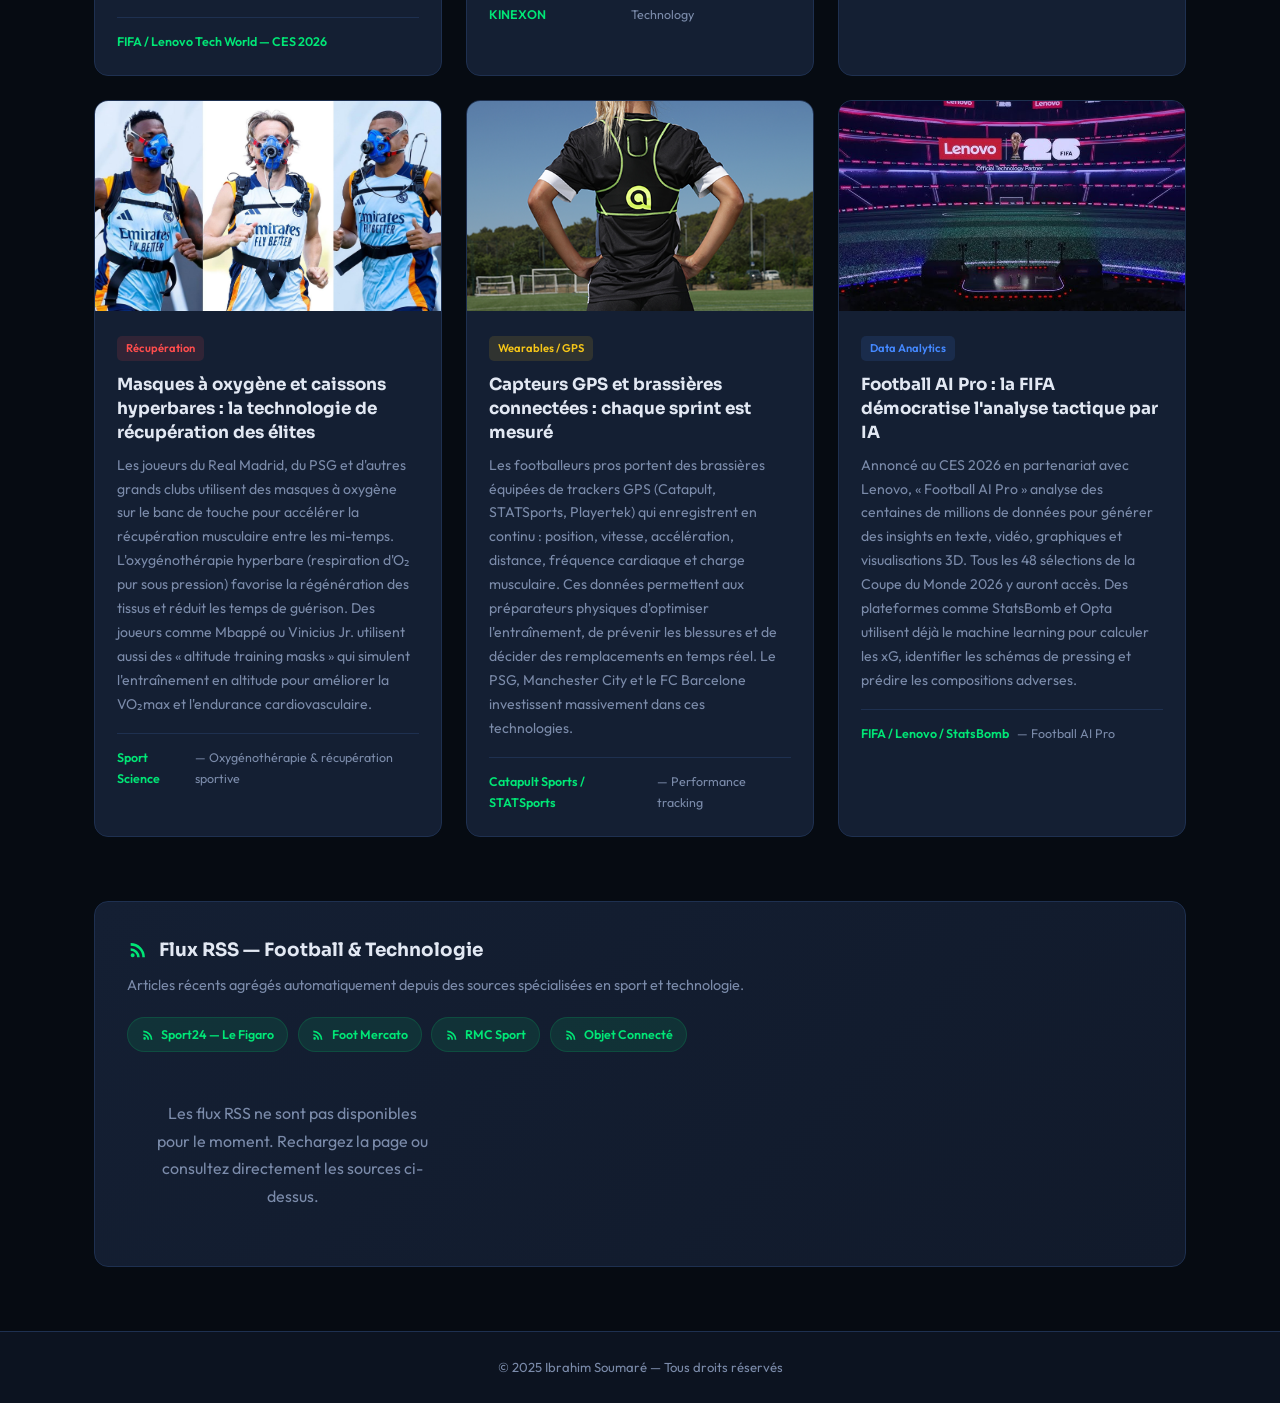
<file: veille.html>
<!DOCTYPE html>
<html lang="fr">
<head>
  <meta charset="UTF-8">
  <meta name="viewport" content="width=device-width, initial-scale=1.0">
  <title>Veille Technologique — Ibrahim Soumaré</title>
  <link rel="stylesheet" href="style.css">
  <style>
    .veille-grid{display:grid;grid-template-columns:repeat(auto-fill,minmax(340px,1fr));gap:1.5rem;margin-bottom:3rem}
    @media(max-width:720px){.veille-grid{grid-template-columns:1fr}}
    .v-article{background:var(--surface);border:1px solid var(--border);border-radius:var(--radius);overflow:hidden;transition:all .35s}
    .v-article:hover{border-color:rgba(0,230,118,.25);transform:translateY(-5px);box-shadow:0 16px 50px rgba(0,0,0,.3)}
    .v-article img{width:100%;height:210px;object-fit:cover}
    .v-article .v-body{padding:1.4rem}
    .v-article h3{font-family:var(--font-h);font-size:1.05rem;margin-bottom:.5rem;line-height:1.45}
    .v-article .v-tag{display:inline-block;padding:.18rem .55rem;border-radius:5px;font-size:.7rem;font-weight:600;margin-bottom:.7rem}
    .v-article p{font-size:.88rem;color:var(--text2);line-height:1.7}
    .v-article .v-source{display:flex;align-items:center;gap:.5rem;margin-top:1rem;padding-top:.8rem;border-top:1px solid var(--border);font-size:.78rem;color:var(--text2)}
    .v-article .v-source span{color:var(--accent);font-weight:600}

    .methodo-box{background:var(--surface);border:1px solid var(--border);border-radius:var(--radius);padding:1.5rem;margin-bottom:2.5rem}
    .methodo-box h3{font-family:var(--font-h);font-size:1.1rem;margin-bottom:.8rem;color:var(--accent);display:flex;align-items:center;gap:.5rem}
    .methodo-list{list-style:none;display:grid;grid-template-columns:repeat(auto-fill,minmax(250px,1fr));gap:.6rem}
    .methodo-list li{padding:.6rem .8rem;background:var(--bg2);border-radius:8px;font-size:.88rem;display:flex;align-items:center;gap:.5rem;color:var(--text2)}
    .methodo-list li::before{content:'✓';color:var(--accent);font-weight:700}

    .flux-rss-box{background:linear-gradient(135deg,var(--surface),var(--bg3));border:1px solid var(--border);border-radius:var(--radius);padding:2rem;margin-top:2rem}
    .flux-rss-box h3{font-family:var(--font-h);font-size:1.15rem;margin-bottom:.5rem;display:flex;align-items:center;gap:.6rem}
    .flux-rss-box h3 svg{color:var(--accent)}
    .flux-rss-box>p{color:var(--text2);font-size:.9rem;margin-bottom:1.2rem}
    .rss-sources{display:flex;flex-wrap:wrap;gap:.6rem;margin-bottom:1.5rem}
    .rss-badge{display:inline-flex;align-items:center;gap:.4rem;padding:.35rem .8rem;background:var(--accent-d);border:1px solid rgba(0,230,118,.15);border-radius:99px;font-size:.78rem;font-weight:600;color:var(--accent)}
    .rss-badge svg{width:14px;height:14px}
    #rss-feed{display:grid;grid-template-columns:repeat(auto-fill,minmax(260px,1fr));gap:1rem}
    .rss-item{background:var(--bg2);border:1px solid var(--border);border-radius:10px;overflow:hidden;transition:all .3s;text-decoration:none;color:inherit;display:block}
    .rss-item:hover{border-color:rgba(0,230,118,.2);transform:translateY(-3px)}
    .rss-item img{width:100%;height:140px;object-fit:cover}
    .rss-item .rss-body{padding:1rem}
    .rss-item h4{font-size:.88rem;margin-bottom:.3rem;line-height:1.4;color:var(--text)}
    .rss-item p{font-size:.78rem;color:var(--text2);line-height:1.5}
    .rss-item .rss-more{display:inline-flex;align-items:center;gap:.3rem;color:var(--accent);font-size:.78rem;font-weight:600;margin-top:.5rem}
    .rss-loading{text-align:center;padding:2rem;color:var(--text2)}
    .rss-loading .spinner{display:inline-block;width:24px;height:24px;border:3px solid var(--border);border-top-color:var(--accent);border-radius:50%;animation:spin .8s linear infinite;margin-bottom:.5rem}
    @keyframes spin{to{transform:rotate(360deg)}}

    .img-fallback{width:100%;height:210px;background:linear-gradient(135deg,var(--surface2),var(--bg3));display:flex;align-items:center;justify-content:center;font-size:2.5rem}
  </style>
</head>
<body>

<canvas id="particles" style="position:fixed;inset:0;z-index:0;pointer-events:none"></canvas>
<div class="bg-grid"></div>
<div class="scan-line" style="position:fixed;top:0;left:0;right:0;height:2px;background:linear-gradient(90deg,transparent,var(--accent),transparent);opacity:.08;z-index:99;pointer-events:none;animation:scanDown 8s linear infinite"></div>
<style>@keyframes scanDown{0%{top:0}100%{top:100vh}}</style>
<div class="orb orb-1"></div>
<div class="orb orb-2"></div>

<nav>
  <div class="nav-inner">
    <a href="index.html" class="logo">I<b>.</b>Soumaré</a>
    <button class="hamburger" onclick="document.querySelector('.nav-links').classList.toggle('open')" aria-label="Menu">
      <svg viewBox="0 0 24 24" fill="none" stroke="currentColor" stroke-width="2"><path d="M4 6h16M4 12h16M4 18h16"/></svg>
    </button>
    <ul class="nav-links">
      <li><a href="index.html">Accueil</a></li>
      <li><a href="experiences.html">Stages</a></li>
      <li><a href="realisations.html">Réalisations</a></li>
      <li><a href="veille.html" class="active">Veille Techno</a></li>
    </ul>
  </div>
</nav>

<div class="page">
  <div class="container">

    <!-- ═══════ INTRO ═══════ -->
    <section class="section fade-in">
      <h2 class="section-title"><span class="dot"></span> Veille Technologique</h2>
      <p class="section-sub">L'Intelligence Artificielle au service du Football</p>

      <div class="veille-intro">
        <h2>⚽ Quand l'IA transforme le football</h2>
        <p>
          Le football moderne ne se joue plus seulement sur le terrain. L'intelligence artificielle, les capteurs biométriques, la modélisation 3D et le big data révolutionnent chaque aspect du sport — de l'arbitrage à la performance des joueurs, en passant par l'expérience des spectateurs.
          <br><br>
          Ma veille se concentre sur les innovations technologiques majeures : le partenariat <strong>Microsoft × La Liga</strong> avec la plateforme Beyond Stats, la technologie du <strong>hors-jeu semi-automatique (SAOT)</strong> de la FIFA avec modélisation 3D et avatars IA des joueurs pour la Coupe du Monde 2026, les <strong>capteurs GPS et IMU</strong> intégrés aux ballons et portés par les athlètes, les <strong>masques à oxygène</strong> utilisés par les joueurs du Real Madrid, ainsi que toutes les convergences entre informatique et football.
        </p>
      </div>
    </section>

    <!-- ═══════ MÉTHODOLOGIE ═══════ -->
    <section class="section fade-in">
      <div class="methodo-box">
        <h3>🔍 Ma méthodologie de veille</h3>
        <ul class="methodo-list">
          <li>Flux RSS agrégés (sport + technologie)</li>
          <li>Alertes Google : "IA football", "SAOT FIFA"</li>
          <li>Publications officielles FIFA / UEFA / La Liga</li>
          <li>Sites spécialisés (Catapult, STATSports)</li>
          <li>Conférences tech (CES, Lenovo Tech World)</li>
          <li>Réseaux sociaux et blogs sport-tech</li>
        </ul>
      </div>
    </section>

    <!-- ═══════ ARTICLES DE VEILLE ═══════ -->
    <section class="section fade-in">
      <h2 class="section-title" style="font-size:1.3rem"><span class="dot"></span> Articles & Résumés</h2>
      <br>

      <div class="veille-grid">

        <!-- Article 1: Hors-jeu semi-automatique 3D -->
        <article class="v-article fade-in">
          <img src="img/saot-3d.jpg" 
               alt="Hors-jeu semi-automatique SAOT - modélisation 3D des joueurs FIFA">
          <div class="v-body">
            <span class="v-tag tag-green">SAOT / Modélisation 3D</span>
            <h3>Hors-jeu semi-automatique : la FIFA modélise chaque joueur en 3D avec des avatars IA</h3>
            <p>Pour la Coupe du Monde 2026, la FIFA va scanner numériquement chacun des 1 248 joueurs afin de créer des avatars 3D personnalisés. Le système SAOT utilise 12 caméras qui traquent 29 points du corps de chaque joueur 50 fois par seconde. Combiné au capteur IMU intégré au ballon (500 données/seconde), le système reconstruit une animation 3D précise de la position des membres au moment exact de la passe, permettant des décisions de hors-jeu au millimètre.</p>
            <div class="v-source"><span>FIFA / Lenovo Tech World — CES 2026</span></div>
          </div>
        </article>

        <!-- Article 2: Capteur dans le ballon -->
        <article class="v-article fade-in">
          <img src="img/ballon-capteur.jpg" 
               alt="Ballon connecté Al Rihla avec capteur IMU à l'intérieur">
          <div class="v-body">
            <span class="v-tag tag-blue">Connected Ball</span>
            <h3>L'intérieur du ballon connecté : le capteur IMU au cœur d'Al Rihla</h3>
            <p>Le ballon officiel de la FIFA embarque un capteur IMU (Inertial Measurement Unit) développé par KINEXON, positionné en son centre. Ce capteur transmet 500 données par seconde à la salle d'opérations vidéo, permettant de détecter avec précision le moment exact du contact avec le pied du joueur. Cette technologie du « ballon connecté » est couplée au système SAOT pour identifier les situations de hors-jeu avec une exactitude sans précédent.</p>
            <div class="v-source"><span>FIFA / Adidas / KINEXON</span> — Connected Ball Technology</div>
          </div>
        </article>

        <!-- Article 3: Microsoft x La Liga -->
        <article class="v-article fade-in">
          <img src="img/beyond-stats.jpg" 
               alt="Microsoft La Liga Beyond Stats - Goal Probability IA">
          <div class="v-body">
            <span class="v-tag tag-purple">Partenariat IA</span>
            <h3>Microsoft × La Liga : Beyond Stats et l'IA au service des fans</h3>
            <p>Grâce au partenariat avec Microsoft Azure, La Liga capture 3,5 millions de données par match via 16 caméras de tracking optique. La plateforme Beyond Stats, propulsée par Copilot et le machine learning Azure, génère des analyses en temps réel : probabilité de but (xG), zones de chaleur, schémas tactiques et contenus personnalisés. Les coachs accèdent aux données en direct depuis des Surface Pro sur le bord du terrain.</p>
            <div class="v-source"><span>Microsoft / La Liga</span> — Azure AI & Beyond Stats</div>
          </div>
        </article>

        <!-- Article 4: Masques à oxygène Real Madrid -->
        <article class="v-article fade-in">
          <img src="img/masques-real.jpeg" 
               alt="Joueurs du Real Madrid avec masques à oxygène à l'entraînement">
          <div class="v-body">
            <span class="v-tag tag-red">Récupération</span>
            <h3>Masques à oxygène et caissons hyperbares : la technologie de récupération des élites</h3>
            <p>Les joueurs du Real Madrid, du PSG et d'autres grands clubs utilisent des masques à oxygène sur le banc de touche pour accélérer la récupération musculaire entre les mi-temps. L'oxygénothérapie hyperbare (respiration d'O₂ pur sous pression) favorise la régénération des tissus et réduit les temps de guérison. Des joueurs comme Mbappé ou Vinicius Jr. utilisent aussi des « altitude training masks » qui simulent l'entraînement en altitude pour améliorer la VO₂max et l'endurance cardiovasculaire.</p>
            <div class="v-source"><span>Sport Science</span> — Oxygénothérapie & récupération sportive</div>
          </div>
        </article>

        <!-- Article 5: Capteurs GPS wearables -->
        <article class="v-article fade-in">
          <img src="img/capteur-gps.png" 
               alt="Brassière avec capteur GPS tracker football">
          <div class="v-body">
            <span class="v-tag tag-gold">Wearables / GPS</span>
            <h3>Capteurs GPS et brassières connectées : chaque sprint est mesuré</h3>
            <p>Les footballeurs pros portent des brassières équipées de trackers GPS (Catapult, STATSports, Playertek) qui enregistrent en continu : position, vitesse, accélération, distance, fréquence cardiaque et charge musculaire. Ces données permettent aux préparateurs physiques d'optimiser l'entraînement, de prévenir les blessures et de décider des remplacements en temps réel. Le PSG, Manchester City et le FC Barcelone investissent massivement dans ces technologies.</p>
            <div class="v-source"><span>Catapult Sports / STATSports</span> — Performance tracking</div>
          </div>
        </article>

        <!-- Article 6: VAR et analyse tactique IA -->
        <article class="v-article fade-in">
          <img src="img/lenovo-fifa.jpg" 
               alt="Lenovo FIFA World Cup 2026 Football AI Pro">
          <div class="v-body">
            <span class="v-tag tag-blue">Data Analytics</span>
            <h3>Football AI Pro : la FIFA démocratise l'analyse tactique par IA</h3>
            <p>Annoncé au CES 2026 en partenariat avec Lenovo, « Football AI Pro » analyse des centaines de millions de données pour générer des insights en texte, vidéo, graphiques et visualisations 3D. Tous les 48 sélections de la Coupe du Monde 2026 y auront accès. Des plateformes comme StatsBomb et Opta utilisent déjà le machine learning pour calculer les xG, identifier les schémas de pressing et prédire les compositions adverses.</p>
            <div class="v-source"><span>FIFA / Lenovo / StatsBomb</span> — Football AI Pro</div>
          </div>
        </article>

      </div>
    </section>

    <!-- ═══════ FLUX RSS ═══════ -->
    <section class="section fade-in">
      <div class="flux-rss-box">
        <h3>
          <svg width="22" height="22" viewBox="0 0 24 24" fill="currentColor"><path d="M6.18 15.64a2.18 2.18 0 0 1 2.18 2.18C8.36 19 7.38 20 6.18 20C5 20 4 19 4 17.82a2.18 2.18 0 0 1 2.18-2.18M4 4.44A15.56 15.56 0 0 1 19.56 20h-2.83A12.73 12.73 0 0 0 4 7.27V4.44m0 5.66a9.9 9.9 0 0 1 9.9 9.9h-2.83A7.07 7.07 0 0 0 4 12.93V10.1z"/></svg>
          Flux RSS — Football & Technologie
        </h3>
        <p>Articles récents agrégés automatiquement depuis des sources spécialisées en sport et technologie.</p>

        <div class="rss-sources">
          <span class="rss-badge">
            <svg viewBox="0 0 24 24" fill="currentColor"><path d="M6.18 15.64a2.18 2.18 0 0 1 2.18 2.18C8.36 19 7.38 20 6.18 20C5 20 4 19 4 17.82a2.18 2.18 0 0 1 2.18-2.18M4 4.44A15.56 15.56 0 0 1 19.56 20h-2.83A12.73 12.73 0 0 0 4 7.27V4.44m0 5.66a9.9 9.9 0 0 1 9.9 9.9h-2.83A7.07 7.07 0 0 0 4 12.93V10.1z"/></svg>
            Sport24 — Le Figaro
          </span>
          <span class="rss-badge">
            <svg viewBox="0 0 24 24" fill="currentColor"><path d="M6.18 15.64a2.18 2.18 0 0 1 2.18 2.18C8.36 19 7.38 20 6.18 20C5 20 4 19 4 17.82a2.18 2.18 0 0 1 2.18-2.18M4 4.44A15.56 15.56 0 0 1 19.56 20h-2.83A12.73 12.73 0 0 0 4 7.27V4.44m0 5.66a9.9 9.9 0 0 1 9.9 9.9h-2.83A7.07 7.07 0 0 0 4 12.93V10.1z"/></svg>
            Foot Mercato
          </span>
          <span class="rss-badge">
            <svg viewBox="0 0 24 24" fill="currentColor"><path d="M6.18 15.64a2.18 2.18 0 0 1 2.18 2.18C8.36 19 7.38 20 6.18 20C5 20 4 19 4 17.82a2.18 2.18 0 0 1 2.18-2.18M4 4.44A15.56 15.56 0 0 1 19.56 20h-2.83A12.73 12.73 0 0 0 4 7.27V4.44m0 5.66a9.9 9.9 0 0 1 9.9 9.9h-2.83A7.07 7.07 0 0 0 4 12.93V10.1z"/></svg>
            RMC Sport
          </span>
          <span class="rss-badge">
            <svg viewBox="0 0 24 24" fill="currentColor"><path d="M6.18 15.64a2.18 2.18 0 0 1 2.18 2.18C8.36 19 7.38 20 6.18 20C5 20 4 19 4 17.82a2.18 2.18 0 0 1 2.18-2.18M4 4.44A15.56 15.56 0 0 1 19.56 20h-2.83A12.73 12.73 0 0 0 4 7.27V4.44m0 5.66a9.9 9.9 0 0 1 9.9 9.9h-2.83A7.07 7.07 0 0 0 4 12.93V10.1z"/></svg>
            Objet Connecté
          </span>
        </div>

        <div id="rss-feed">
          <div class="rss-loading">
            <div class="spinner"></div>
            <p>Chargement des flux RSS...</p>
          </div>
        </div>
      </div>
    </section>

  </div>
</div>

<footer>
  <p>© 2025 Ibrahim Soumaré — Tous droits réservés</p>
</footer>

<script src="script.js"></script>
<script src="particles.js"></script>
<script>
document.addEventListener('DOMContentLoaded', () => {
  const container = document.getElementById('rss-feed');
  
  const feeds = [
    'https://sport24.lefigaro.fr/rss/sport24.xml',
    'https://www.footmercato.net/flux-rss',
    'https://rmcsport.bfmtv.com/rss/football/',
    'https://www.objetconnecte.com/feed/'
  ];

  let allItems = [];
  let feedsLoaded = 0;

  feeds.forEach(feedUrl => {
    const proxy = 'https://api.rss2json.com/v1/api.json?rss_url=' + encodeURIComponent(feedUrl);
    
    fetch(proxy)
      .then(r => r.json())
      .then(data => {
        if (data.items) {
          allItems = allItems.concat(
            data.items.slice(0, 3).map(item => ({...item, feedTitle: data.feed ? data.feed.title : ''}))
          );
        }
      })
      .catch(() => {})
      .finally(() => {
        feedsLoaded++;
        if (feedsLoaded === feeds.length) renderRSS(allItems);
      });
  });

  function renderRSS(items) {
    if (items.length === 0) {
      container.innerHTML = '<p style="color:var(--text2);text-align:center;padding:1.5rem;">Les flux RSS ne sont pas disponibles pour le moment. Rechargez la page ou consultez directement les sources ci-dessus.</p>';
      return;
    }

    items.sort(() => Math.random() - 0.5);
    items = items.slice(0, 8);

    container.innerHTML = items.map(item => {
      let img = '';
      if (item.enclosure && item.enclosure.link) img = item.enclosure.link;
      else if (item.thumbnail) img = item.thumbnail;
      else {
        const m = item.description && item.description.match(/<img[^>]+src="([^">]+)"/i);
        if (m) img = m[1];
      }

      const desc = item.description ? item.description.replace(/<[^>]*>/g, '').slice(0, 100) + '...' : '';
      const imgTag = img
        ? '<img src="' + img + '" alt="' + (item.title||'').replace(/"/g,'') + '" loading="lazy" onerror="this.style.display=\'none\'">'
        : '';

      return '<a href="' + item.link + '" target="_blank" rel="noopener" class="rss-item">'
        + imgTag
        + '<div class="rss-body">'
        + '<h4>' + item.title + '</h4>'
        + '<p>' + desc + '</p>'
        + '<span class="rss-more">Lire l\'article →</span>'
        + '</div></a>';
    }).join('');
  }
});
</script>
</body>
</html>
</file>
<file: style.css>
/* ══════════════════════════════════════════════════════════
   PORTFOLIO IBRAHIM SOUMARÉ — Stylesheet
   Theme: Dark Tech + Football Green
   ══════════════════════════════════════════════════════════ */

@import url('https://fonts.googleapis.com/css2?family=Outfit:wght@300;400;500;600;700;800&family=JetBrains+Mono:wght@400;500&family=Sora:wght@400;600;700;800&display=swap');

:root {
  --bg:       #060b12;
  --bg2:      #0c1320;
  --bg3:      #111a2b;
  --surface:  #141f33;
  --surface2: #192842;
  --border:   #1e3050;
  --text:     #e2e8f3;
  --text2:    #7b8baa;
  --accent:   #00e676;
  --accent2:  #00c853;
  --accent-d: rgba(0,230,118,.10);
  --accent-g: rgba(0,230,118,.22);
  --gold:     #f5c518;
  --blue:     #4488ff;
  --red:      #ff4d4d;
  --purple:   #a78bfa;
  --radius:   14px;
  --font:     'Outfit', sans-serif;
  --font-h:   'Sora', sans-serif;
  --font-m:   'JetBrains Mono', monospace;
  --max-w:    1140px;
  --nav-h:    68px;
}

/* ── Reset ───────────────────────────────────────────────── */
*,*::before,*::after{margin:0;padding:0;box-sizing:border-box}
html{scroll-behavior:smooth;scrollbar-width:thin;scrollbar-color:var(--border) var(--bg)}
body{font-family:var(--font);background:var(--bg);color:var(--text);line-height:1.72;min-height:100vh;display:flex;flex-direction:column;overflow-x:hidden}
img{display:block;max-width:100%}
a{color:inherit;text-decoration:none}
::selection{background:var(--accent);color:var(--bg)}
::-webkit-scrollbar{width:5px}
::-webkit-scrollbar-track{background:var(--bg)}
::-webkit-scrollbar-thumb{background:var(--border);border-radius:3px}

/* ── Animated background ─────────────────────────────────── */
.bg-grid{position:fixed;inset:0;z-index:0;pointer-events:none;overflow:hidden}
.bg-grid::before{content:'';position:absolute;inset:-50%;width:200%;height:200%;background-image:
  linear-gradient(var(--border) 1px,transparent 1px),
  linear-gradient(90deg,var(--border) 1px,transparent 1px);
  background-size:60px 60px;opacity:.18;animation:gridMove 90s linear infinite}
.bg-grid::after{content:'';position:absolute;inset:0;
  background:radial-gradient(ellipse 60% 50% at 50% 0%,rgba(0,230,118,.06),transparent 70%)}
@keyframes gridMove{to{transform:translate(60px,60px)}}

/* ── Glow orbs ───────────────────────────────────────────── */
.orb{position:fixed;border-radius:50%;filter:blur(100px);pointer-events:none;z-index:0;opacity:.35}
.orb-1{width:500px;height:500px;background:rgba(0,230,118,.12);top:-120px;right:-100px;animation:float1 18s ease-in-out infinite}
.orb-2{width:400px;height:400px;background:rgba(68,136,255,.10);bottom:-80px;left:-80px;animation:float2 22s ease-in-out infinite}
@keyframes float1{0%,100%{transform:translate(0,0)}50%{transform:translate(-60px,80px)}}
@keyframes float2{0%,100%{transform:translate(0,0)}50%{transform:translate(60px,-60px)}}

/* ══════════════════ NAV ══════════════════════════════════ */
nav{position:fixed;top:0;left:0;right:0;z-index:100;height:var(--nav-h);
  background:rgba(6,11,18,.82);backdrop-filter:blur(22px);
  border-bottom:1px solid var(--border);display:flex;align-items:center;padding:0 2rem}
.nav-inner{width:100%;max-width:var(--max-w);margin:0 auto;display:flex;align-items:center;justify-content:space-between}
.logo{font-family:var(--font-h);font-weight:800;font-size:1.25rem;letter-spacing:-.5px}
.logo b{color:var(--accent)}
.nav-links{display:flex;gap:.3rem;list-style:none}
.nav-links a{display:block;padding:.5rem 1rem;border-radius:8px;font-weight:500;font-size:.92rem;color:var(--text2);transition:all .25s}
.nav-links a:hover,.nav-links a.active{color:var(--text);background:var(--accent-d)}
.nav-links a.active{color:var(--accent);font-weight:600}

/* Mobile nav */
.hamburger{display:none;background:none;border:none;color:var(--text);cursor:pointer;padding:.4rem}
.hamburger svg{width:26px;height:26px}

@media(max-width:768px){
  .nav-links{position:fixed;top:var(--nav-h);left:0;right:0;background:rgba(6,11,18,.96);
    backdrop-filter:blur(20px);flex-direction:column;padding:1rem;gap:.2rem;
    border-bottom:1px solid var(--border);transform:translateY(-120%);transition:transform .35s ease;z-index:99}
  .nav-links.open{transform:translateY(0)}
  .hamburger{display:block}
}

/* ══════════════════ LAYOUT ═══════════════════════════════ */
.page{position:relative;z-index:1;flex:1;padding-top:calc(var(--nav-h) + 2rem)}
.container{max-width:var(--max-w);margin:0 auto;padding:0 1.5rem}
.section{margin-bottom:4rem}
.section-title{font-family:var(--font-h);font-size:1.8rem;font-weight:700;margin-bottom:.4rem;display:flex;align-items:center;gap:.7rem}
.section-title .dot{width:10px;height:10px;border-radius:50%;background:var(--accent);display:inline-block;box-shadow:0 0 12px var(--accent-g)}
.section-sub{color:var(--text2);margin-bottom:2rem;font-size:1rem}

/* ══════════════════ HERO ════════════════════════════════ */
.hero{min-height:calc(100vh - var(--nav-h));display:flex;align-items:center;justify-content:center;text-align:center;padding:2rem 1.5rem}
.hero-inner{max-width:720px}
.hero-badge{display:inline-flex;align-items:center;gap:.5rem;padding:.4rem 1rem;border-radius:99px;
  background:var(--accent-d);border:1px solid rgba(0,230,118,.18);color:var(--accent);font-size:.82rem;font-weight:600;margin-bottom:1.4rem}
.hero-badge .pulse{width:8px;height:8px;border-radius:50%;background:var(--accent);animation:pulse 2s infinite}
@keyframes pulse{0%,100%{opacity:1;transform:scale(1)}50%{opacity:.4;transform:scale(1.5)}}
.hero h1{font-family:var(--font-h);font-size:clamp(2.2rem,5vw,3.6rem);font-weight:800;line-height:1.12;margin-bottom:1rem;letter-spacing:-1px}
.hero h1 .accent{color:var(--accent)}
.hero p{font-size:1.15rem;color:var(--text2);max-width:560px;margin:0 auto 2rem}
.hero-btns{display:flex;gap:1rem;justify-content:center;flex-wrap:wrap}

/* ══════════════════ BUTTONS ═════════════════════════════ */
.btn{display:inline-flex;align-items:center;gap:.5rem;padding:.65rem 1.4rem;border-radius:10px;font-weight:600;font-size:.92rem;transition:all .3s;border:none;cursor:pointer}
.btn-primary{background:var(--accent);color:var(--bg);box-shadow:0 4px 20px var(--accent-g)}
.btn-primary:hover{background:var(--accent2);transform:translateY(-2px);box-shadow:0 8px 30px var(--accent-g)}
.btn-outline{background:transparent;color:var(--text);border:1.5px solid var(--border)}
.btn-outline:hover{border-color:var(--accent);color:var(--accent);transform:translateY(-2px)}
.btn-sm{padding:.45rem 1rem;font-size:.82rem;border-radius:8px}

/* ══════════════════ CARDS ═══════════════════════════════ */
.grid-2{display:grid;grid-template-columns:repeat(2,1fr);gap:1.2rem}
.grid-3{display:grid;grid-template-columns:repeat(auto-fill,minmax(280px,1fr));gap:1.2rem}
@media(max-width:700px){.grid-2,.grid-3{grid-template-columns:1fr}}

.card{background:var(--surface);border:1px solid var(--border);border-radius:var(--radius);padding:1.5rem;transition:all .35s;position:relative;overflow:hidden}
.card::before{content:'';position:absolute;top:0;left:0;right:0;height:2px;background:linear-gradient(90deg,transparent,var(--accent),transparent);opacity:0;transition:opacity .35s}
.card:hover{border-color:rgba(0,230,118,.25);transform:translateY(-4px);box-shadow:0 12px 40px rgba(0,0,0,.3)}
.card:hover::before{opacity:1}
.card h3{font-family:var(--font-h);font-size:1.05rem;font-weight:600;margin-bottom:.4rem}
.card p{color:var(--text2);font-size:.9rem;line-height:1.6}
.card .tag{display:inline-block;padding:.2rem .6rem;border-radius:6px;font-size:.72rem;font-weight:600;margin-right:.3rem;margin-top:.6rem}
.tag-green{background:var(--accent-d);color:var(--accent)}
.tag-blue{background:rgba(68,136,255,.12);color:var(--blue)}
.tag-purple{background:rgba(167,139,250,.12);color:var(--purple)}
.tag-gold{background:rgba(245,197,24,.12);color:var(--gold)}
.tag-red{background:rgba(255,77,77,.12);color:var(--red)}

.card-header{display:flex;align-items:center;gap:.8rem;margin-bottom:.8rem}
.card-icon{width:42px;height:42px;border-radius:10px;display:flex;align-items:center;justify-content:center;font-size:1.2rem;flex-shrink:0}
.icon-green{background:var(--accent-d);color:var(--accent)}
.icon-blue{background:rgba(68,136,255,.12);color:var(--blue)}
.icon-gold{background:rgba(245,197,24,.12);color:var(--gold)}
.icon-purple{background:rgba(167,139,250,.12);color:var(--purple)}
.icon-red{background:rgba(255,77,77,.12);color:var(--red)}

.card-link{display:inline-flex;align-items:center;gap:.35rem;color:var(--accent);font-weight:600;font-size:.85rem;margin-top:.8rem;transition:gap .2s}
.card-link:hover{gap:.6rem}
.card-link svg{width:16px;height:16px}

/* ══════════════════ STAGE CARDS ══════════════════════════ */
.stage-card{display:flex;gap:1.5rem;align-items:stretch}
.stage-card .stage-img{width:200px;min-height:150px;object-fit:cover;border-radius:10px;flex-shrink:0}
.stage-card .stage-body{flex:1;display:flex;flex-direction:column;justify-content:center;min-width:0}
@media(max-width:700px){.stage-card{flex-direction:column}.stage-card .stage-img{width:100%;height:180px}}

/* ══════════════════ VEILLE ═══════════════════════════════ */
.veille-intro{background:linear-gradient(135deg,var(--surface),var(--bg3));border:1px solid var(--border);border-radius:var(--radius);padding:2rem;margin-bottom:2.5rem;position:relative;overflow:hidden}
.veille-intro::before{content:'';position:absolute;top:0;right:0;width:300px;height:300px;background:radial-gradient(circle,var(--accent-d),transparent 70%);pointer-events:none}
.veille-intro h2{font-family:var(--font-h);font-size:1.4rem;color:var(--accent);margin-bottom:.8rem;position:relative}
.veille-intro p{color:var(--text2);font-size:.98rem;position:relative;line-height:1.75}

.veille-article{overflow:hidden}
.veille-article img{width:100%;height:180px;object-fit:cover;border-radius:10px;margin-bottom:1rem}
.veille-article h3{font-size:1rem;margin-bottom:.4rem}
.veille-article p{font-size:.88rem}

.rss-section{margin-top:3rem;padding:2rem;background:var(--surface);border:1px solid var(--border);border-radius:var(--radius)}
.rss-section h3{font-family:var(--font-h);margin-bottom:1rem;display:flex;align-items:center;gap:.5rem}
.rss-section h3 svg{color:var(--accent)}
#rss-feed{display:grid;grid-template-columns:repeat(auto-fill,minmax(260px,1fr));gap:1rem}
.rss-item{background:var(--bg2);border:1px solid var(--border);border-radius:10px;padding:1rem;transition:all .3s}
.rss-item:hover{border-color:rgba(0,230,118,.2);transform:translateY(-3px)}
.rss-item img{width:100%;height:130px;object-fit:cover;border-radius:8px;margin-bottom:.8rem}
.rss-item h4{font-size:.9rem;margin-bottom:.3rem;line-height:1.4}
.rss-item p{font-size:.78rem;color:var(--text2);line-height:1.5}
.rss-item .rss-more{display:inline-flex;align-items:center;gap:.3rem;color:var(--accent);font-size:.78rem;font-weight:600;margin-top:.5rem}

/* ══════════════════ CV ══════════════════════════════════ */
.cv-embed{width:100%;height:600px;border:1px solid var(--border);border-radius:var(--radius);background:var(--surface)}

/* ══════════════════ CERTIFS ════════════════════════════ */
.certif-item{display:flex;align-items:center;gap:1rem;padding:1rem;background:var(--surface);border:1px solid var(--border);border-radius:var(--radius);margin-bottom:.8rem;transition:all .3s}
.certif-item:hover{border-color:rgba(0,230,118,.2);transform:translateX(4px)}
.certif-icon{width:44px;height:44px;border-radius:10px;display:flex;align-items:center;justify-content:center;font-size:1.1rem;flex-shrink:0}
.certif-info h4{font-size:.95rem;margin-bottom:.15rem}
.certif-info p{font-size:.82rem;color:var(--text2)}

/* ══════════════════ CONTACT ═════════════════════════════ */
.contact-grid{display:grid;grid-template-columns:repeat(auto-fill,minmax(280px,1fr));gap:1rem}
.contact-card{display:flex;align-items:center;gap:1rem;padding:1.2rem;background:var(--surface);border:1px solid var(--border);border-radius:var(--radius);transition:all .3s;min-width:0}
.contact-card:hover{border-color:rgba(0,230,118,.25);transform:translateY(-3px)}
.contact-card .c-icon{width:44px;height:44px;border-radius:10px;background:var(--accent-d);display:flex;align-items:center;justify-content:center;flex-shrink:0}
.contact-card .c-icon svg{width:20px;height:20px;color:var(--accent)}
.contact-card>div:last-child{min-width:0;overflow:hidden}
.contact-card h4{font-size:.9rem;margin-bottom:.1rem}
.contact-card p{font-size:.82rem;color:var(--text2)}
.contact-card a{color:var(--accent);font-size:.85rem;font-weight:500;word-break:break-all}

/* ══════════════════ FOOTER ═══════════════════════════════ */
footer{position:relative;z-index:1;background:var(--bg2);border-top:1px solid var(--border);padding:1.5rem;text-align:center;font-size:.82rem;color:var(--text2);margin-top:auto}
footer a{color:var(--accent);font-weight:500}
footer a:hover{text-decoration:underline}

/* ══════════════════ ANIMATIONS ═══════════════════════════ */
.fade-in{opacity:0;transform:translateY(24px);transition:opacity .6s ease,transform .6s ease}
.fade-in.visible{opacity:1;transform:translateY(0)}

/* ══════════════════ TAB SYSTEM (realisations) ════════════ */
.tabs{display:flex;gap:.4rem;margin-bottom:1.8rem;flex-wrap:wrap}
.tab-btn{padding:.5rem 1.2rem;border-radius:8px;background:var(--surface);border:1px solid var(--border);color:var(--text2);font-weight:500;font-size:.88rem;cursor:pointer;transition:all .25s;font-family:var(--font)}
.tab-btn:hover{border-color:var(--accent);color:var(--text)}
.tab-btn.active{background:var(--accent-d);border-color:rgba(0,230,118,.3);color:var(--accent)}
.tab-panel{display:none}
.tab-panel.active{display:block}

/* ══════════════════ TIMELINE ═════════════════════════════ */
.timeline{position:relative;padding-left:2rem}
.timeline::before{content:'';position:absolute;left:7px;top:0;bottom:0;width:2px;background:var(--border)}
.tl-item{position:relative;margin-bottom:2rem;padding-left:1.5rem}
.tl-item::before{content:'';position:absolute;left:-2rem;top:.45rem;width:16px;height:16px;border-radius:50%;background:var(--bg);border:3px solid var(--accent);z-index:1}
.tl-item h4{font-family:var(--font-h);font-size:1rem;margin-bottom:.2rem}
.tl-item .tl-date{font-size:.8rem;color:var(--accent);font-weight:600;margin-bottom:.3rem}
.tl-item p{font-size:.9rem;color:var(--text2)}
</file>
